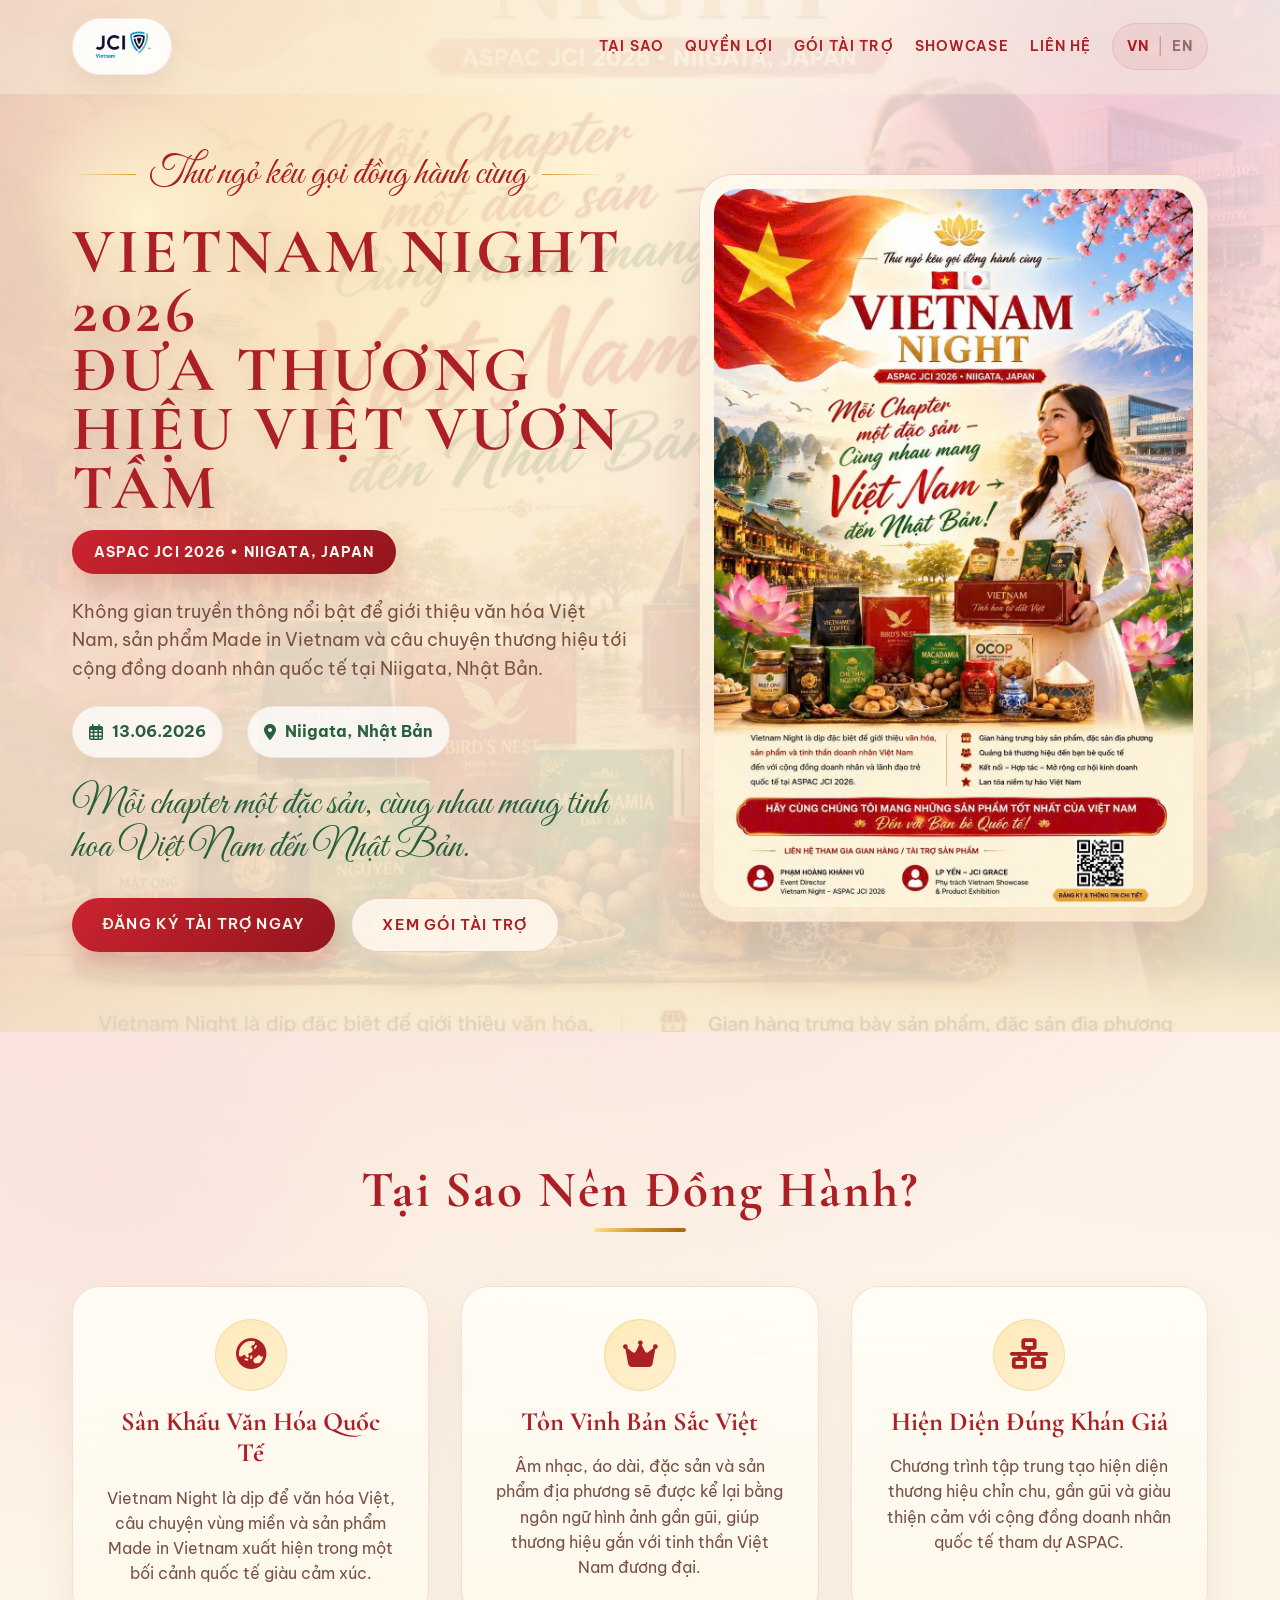
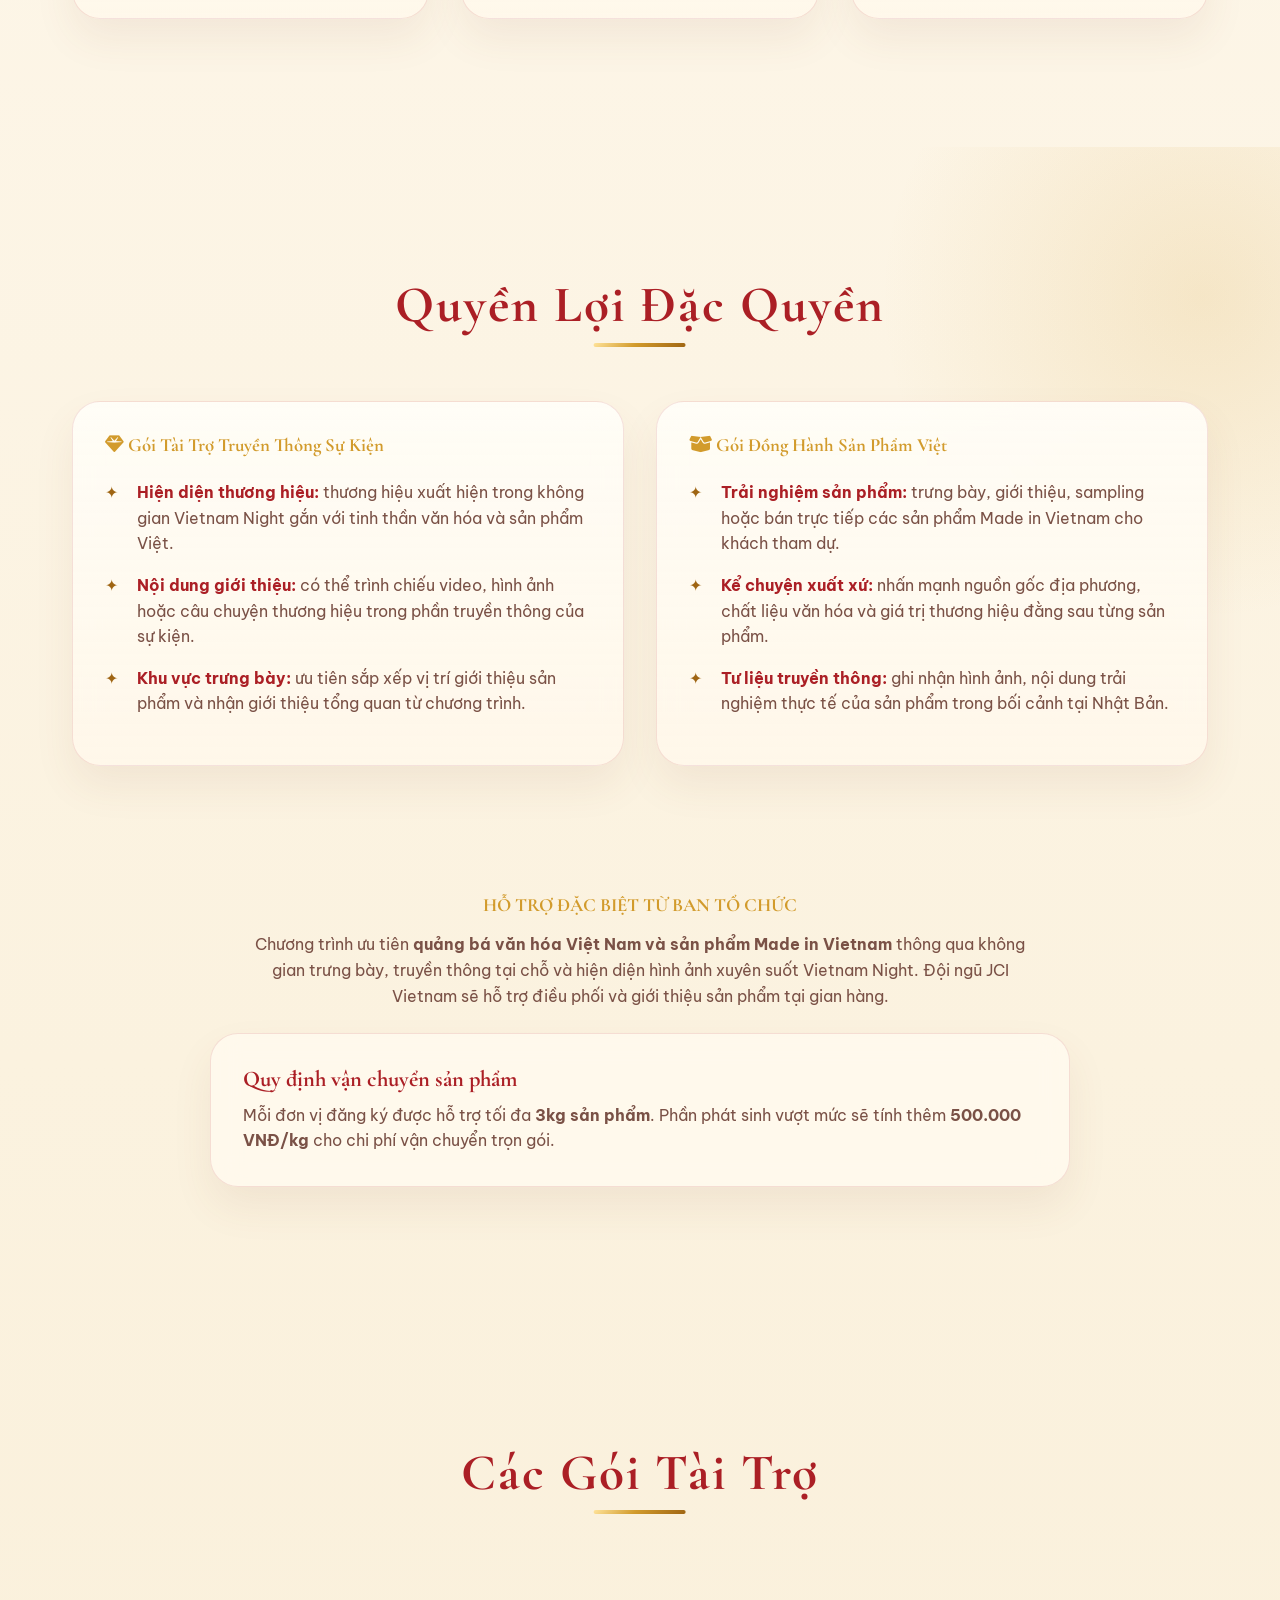
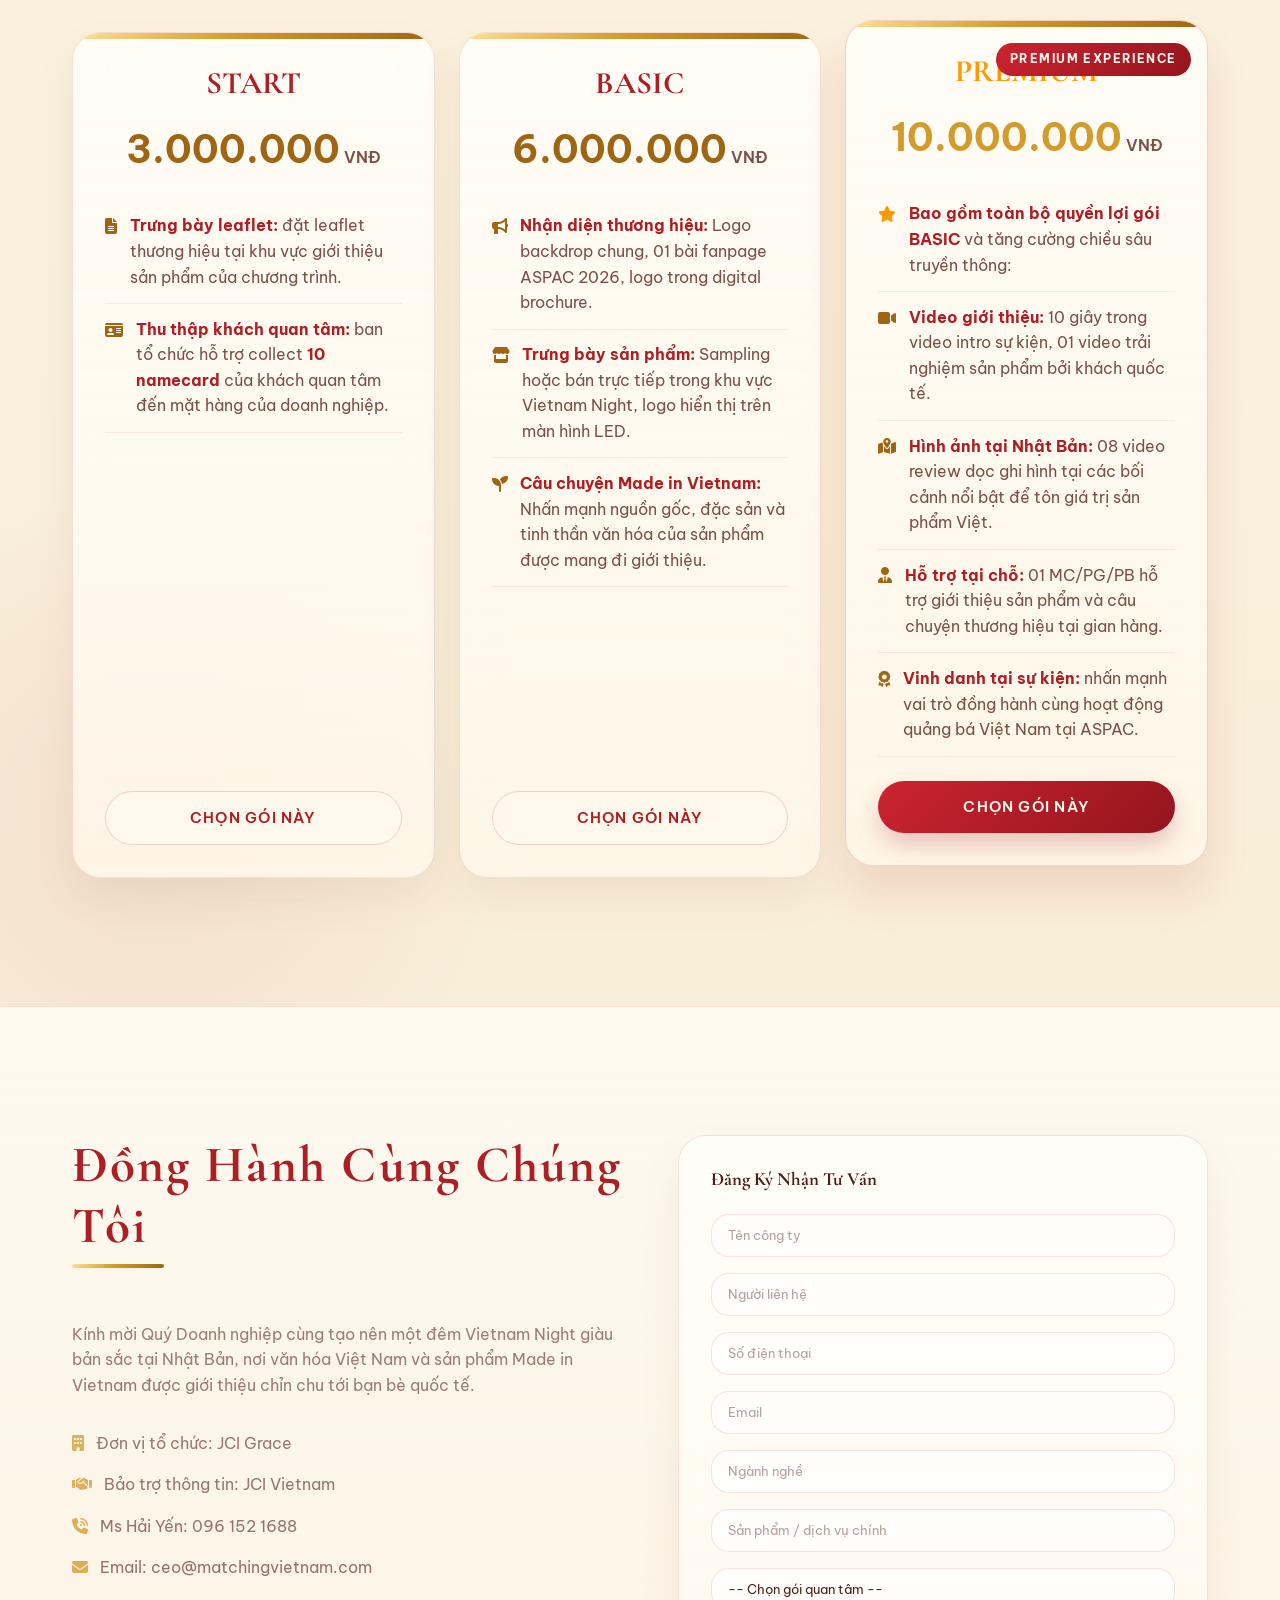
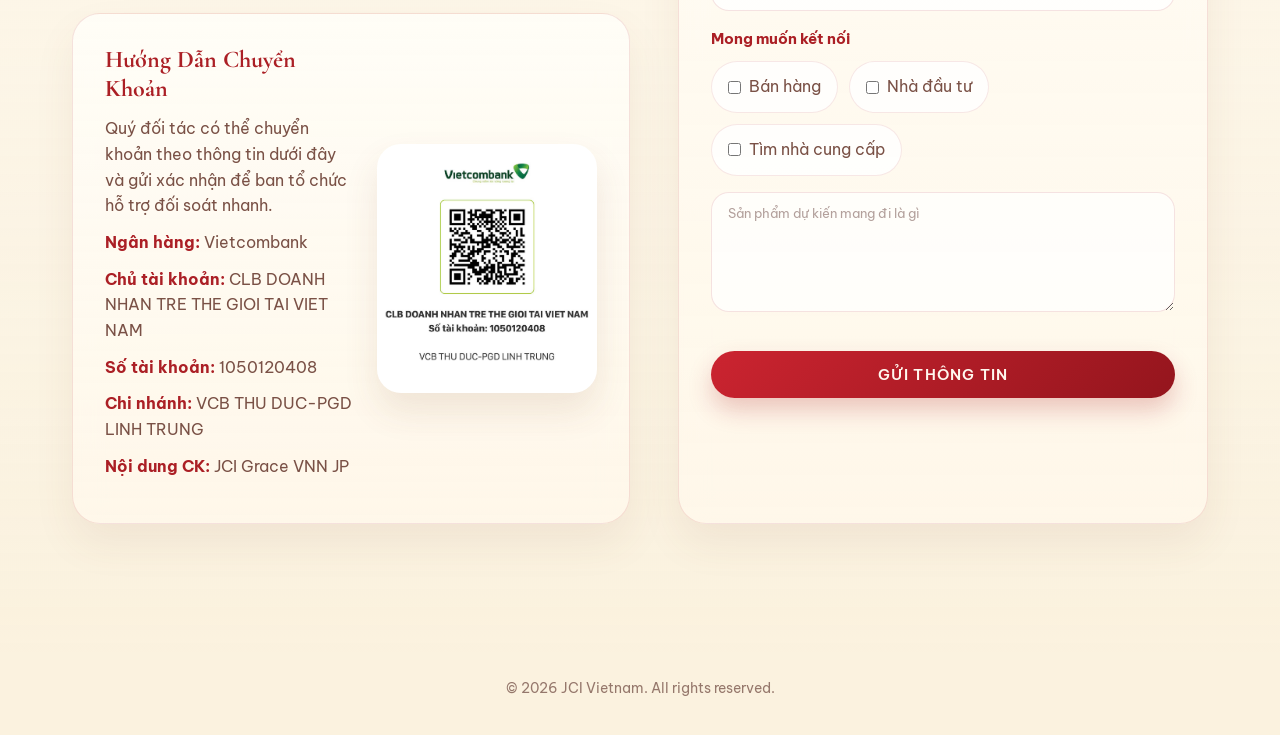
<file: index.html>
<!DOCTYPE html>
<html lang="vi">
<head>
    <meta charset="UTF-8">
    <meta name="viewport" content="width=device-width, initial-scale=1.0">
    <title>Vietnam Night 2026 - JCI ASPAC Niigata</title>
    <meta name="description" id="metaDescription" content="Không gian truyền thông để giới thiệu văn hóa Việt Nam và sản phẩm Made in Vietnam tại Niigata, Nhật Bản.">
    <link rel="canonical" href="https://aspac2026.jci.vn/">
    <meta property="og:locale" content="vi_VN">
    <meta property="og:type" content="website">
    <meta property="og:title" id="ogTitle" content="Vietnam Night 2026 - JCI ASPAC Niigata">
    <meta property="og:description" id="ogDescription" content="Không gian truyền thông để giới thiệu văn hóa Việt Nam và sản phẩm Made in Vietnam tại Niigata, Nhật Bản.">
    <meta property="og:url" content="https://aspac2026.jci.vn/">
    <meta property="og:site_name" content="Vietnam Night 2026">
    <meta property="og:image" content="https://aspac2026.jci.vn/assets/og-thumbnail.jpg">
    <meta property="og:image:secure_url" content="https://aspac2026.jci.vn/assets/og-thumbnail.jpg">
    <meta property="og:image:type" content="image/jpeg">
    <meta property="og:image:width" content="1200">
    <meta property="og:image:height" content="630">
    <meta property="og:image:alt" id="ogImageAlt" content="Vietnam Night 2026 hero background">
    <meta name="twitter:card" content="summary_large_image">
    <meta name="twitter:title" id="twitterTitle" content="Vietnam Night 2026 - JCI ASPAC Niigata">
    <meta name="twitter:description" id="twitterDescription" content="Không gian truyền thông để giới thiệu văn hóa Việt Nam và sản phẩm Made in Vietnam tại Niigata, Nhật Bản.">
    <meta name="twitter:image" content="https://aspac2026.jci.vn/assets/og-thumbnail.jpg">
    
    <!-- Google Fonts -->
    <link rel="preconnect" href="https://fonts.googleapis.com">
    <link rel="preconnect" href="https://fonts.gstatic.com" crossorigin>
    <link href="https://fonts.googleapis.com/css2?family=Be+Vietnam+Pro:wght@300;400;500;600;700&family=Cormorant+Garamond:wght@500;600;700&family=Great+Vibes&display=swap" rel="stylesheet">
    
    <!-- Font Awesome for Icons -->
    <link rel="stylesheet" href="https://cdnjs.cloudflare.com/ajax/libs/font-awesome/6.4.0/css/all.min.css">
    
    <!-- Custom CSS -->
    <link rel="stylesheet" href="css/design-system.css">
    <link rel="stylesheet" href="css/style.css">
</head>
<body>
    <div id="toastNotification" class="toast-notification" aria-live="polite" aria-atomic="true"></div>
    <div class="result-modal" id="resultModal" aria-hidden="true">
        <div class="result-modal-backdrop" id="resultModalBackdrop"></div>
        <div class="result-modal-card" role="dialog" aria-modal="true" aria-labelledby="resultModalTitle">
            <button type="button" class="result-modal-close" id="resultModalClose" aria-label="Close result popup">
                <i class="fas fa-times"></i>
            </button>
            <div class="result-modal-icon" id="resultModalIcon">
                <i class="fas fa-check"></i>
            </div>
            <h3 id="resultModalTitle">Kết quả gửi thông tin</h3>
            <p id="resultModalMessage">Thông tin của bạn đã được gửi thành công.</p>
            <button type="button" class="btn btn-primary" id="resultModalAction">Đóng</button>
        </div>
    </div>
	
	    <!-- Header -->
    <header class="header" id="header">
        <div class="container nav-container">
            <div class="logo">
                <img src="assets/logo.png" alt="JCI Vietnam Logo" class="header-logo">
            </div>
            <nav class="nav-links" id="nav-links">
                <a href="#why-us" id="navWhy">Tại sao</a>
                <a href="#privileges" id="navPrivileges">Quyền lợi</a>
                <a href="#packages" id="navPackages">Gói tài trợ</a>
                <a href="showcase.html" id="navShowcase">Showcase</a>
                <a href="#contact" id="navContact">Liên hệ</a>
                <div class="lang-switcher" id="langSwitcher">
                    <button type="button" class="lang-btn is-active" data-lang="vi">VN</button>
                    <span class="lang-divider">|</span>
                    <button type="button" class="lang-btn" data-lang="en">EN</button>
                </div>
            </nav>
            <button class="mobile-menu-btn" id="mobileMenuBtn">
                <i class="fas fa-bars"></i>
            </button>
        </div>
    </header>

    <!-- Hero Section -->
    <section class="hero" id="home">
        <div class="container hero-shell animate-fade-in">
            <div class="hero-copy">
                <div class="hero-kicker" id="heroKicker">Thư ngỏ kêu gọi đồng hành cùng</div>
                <h1 class="hero-title" id="heroTitle">VIETNAM NIGHT 2026<br>ĐƯA THƯƠNG HIỆU VIỆT VƯƠN TẦM</h1>
                <div class="hero-ribbon" id="heroRibbon">ASPAC JCI 2026 • NIIGATA, JAPAN</div>
                <p class="hero-subtitle" id="heroSubtitle">Không gian truyền thông nổi bật để giới thiệu văn hóa Việt Nam, sản phẩm Made in Vietnam và câu chuyện thương hiệu tới cộng đồng doanh nhân quốc tế tại Niigata, Nhật Bản.</p>
                
                <div class="hero-meta">
                    <span><i class="far fa-calendar-alt"></i> 13.06.2026</span>
                    <span id="heroLocation"><i class="fas fa-map-marker-alt"></i> Niigata, Nhật Bản</span>
                </div>

                <div class="hero-highlight" id="heroHighlight">
                    Mỗi chapter một đặc sản, cùng nhau mang tinh hoa Việt Nam đến Nhật Bản.
                </div>

                <div class="hero-actions">
                    <a href="#contact" class="btn btn-primary" id="heroCta">ĐĂNG KÝ TÀI TRỢ NGAY</a>
                    <a href="#packages" class="btn btn-outline" id="heroSecondaryCta">XEM GÓI TÀI TRỢ</a>
                </div>
            </div>

            <div class="hero-visual">
                <div class="hero-poster-frame">
                    <img src="keyvisual.jpg" alt="Vietnam Night 2026 key visual background" class="hero-poster">
                </div>
            </div>
        </div>
    </section>

    <!-- Why Us Section -->
    <section class="section why-us" id="why-us">
        <div class="container">
            <h2 class="section-title" id="whyTitle">Tại Sao Nên Đồng Hành?</h2>
            <div class="grid-3">
                <div class="glass-card">
                    <div class="why-icon"><i class="fas fa-globe-asia"></i></div>
                    <h3 id="whyCard1Title">Sân Khấu Văn Hóa Quốc Tế</h3>
                    <p id="whyCard1Body">Vietnam Night là dịp để văn hóa Việt, câu chuyện vùng miền và sản phẩm Made in Vietnam xuất hiện trong một bối cảnh quốc tế giàu cảm xúc.</p>
                </div>
                <div class="glass-card">
                    <div class="why-icon"><i class="fas fa-crown"></i></div>
                    <h3 id="whyCard2Title">Tôn Vinh Bản Sắc Việt</h3>
                    <p id="whyCard2Body">Âm nhạc, áo dài, đặc sản và sản phẩm địa phương sẽ được kể lại bằng ngôn ngữ hình ảnh gần gũi, giúp thương hiệu gắn với tinh thần Việt Nam đương đại.</p>
                </div>
                <div class="glass-card">
                    <div class="why-icon"><i class="fas fa-network-wired"></i></div>
                    <h3 id="whyCard3Title">Hiện Diện Đúng Khán Giả</h3>
                    <p id="whyCard3Body">Chương trình tập trung tạo hiện diện thương hiệu chỉn chu, gần gũi và giàu thiện cảm với cộng đồng doanh nhân quốc tế tham dự ASPAC.</p>
                </div>
            </div>
        </div>
    </section>

    <!-- Privileges Section -->
    <section class="section privileges" id="privileges">
        <div class="container">
            <h2 class="section-title" id="privilegesTitle">Quyền Lợi Đặc Quyền</h2>
            <div class="privileges-grid">
                <div class="glass-card">
                    <h3 class="text-gold" style="margin-bottom: 1.5rem;" id="privilegeCard1Title"><i class="fas fa-gem"></i> Gói Tài Trợ Truyền Thông Sự Kiện</h3>
                    <ul class="privilege-list">
                        <li id="privilegeCard1Item1"><strong>Hiện diện thương hiệu:</strong> thương hiệu xuất hiện trong không gian Vietnam Night gắn với tinh thần văn hóa và sản phẩm Việt.</li>
                        <li id="privilegeCard1Item2"><strong>Nội dung giới thiệu:</strong> có thể trình chiếu video, hình ảnh hoặc câu chuyện thương hiệu trong phần truyền thông của sự kiện.</li>
                        <li id="privilegeCard1Item3"><strong>Khu vực trưng bày:</strong> ưu tiên sắp xếp vị trí giới thiệu sản phẩm và nhận giới thiệu tổng quan từ chương trình.</li>
                    </ul>
                </div>
                <div class="glass-card">
                    <h3 class="text-gold" style="margin-bottom: 1.5rem;" id="privilegeCard2Title"><i class="fas fa-box-open"></i> Gói Đồng Hành Sản Phẩm Việt</h3>
                    <ul class="privilege-list">
                        <li id="privilegeCard2Item1"><strong>Trải nghiệm sản phẩm:</strong> trưng bày, giới thiệu, sampling hoặc bán trực tiếp các sản phẩm Made in Vietnam cho khách tham dự.</li>
                        <li id="privilegeCard2Item2"><strong>Kể chuyện xuất xứ:</strong> nhấn mạnh nguồn gốc địa phương, chất liệu văn hóa và giá trị thương hiệu đằng sau từng sản phẩm.</li>
                        <li id="privilegeCard2Item3"><strong>Tư liệu truyền thông:</strong> ghi nhận hình ảnh, nội dung trải nghiệm thực tế của sản phẩm trong bối cảnh tại Nhật Bản.</li>
                    </ul>
                </div>
            </div>
        </div>
    </section>

    <!-- Support Section (Small text area) -->
    <section class="section" style="padding-top: 0;">
        <div class="container text-center">
            <h3 class="text-gold" style="margin-bottom: 1rem;" id="supportTitle">HỖ TRỢ ĐẶC BIỆT TỪ BAN TỔ CHỨC</h3>
            <p style="color: var(--color-text-secondary); max-width: 800px; margin: 0 auto;" id="supportBody">
                Chương trình ưu tiên <strong>quảng bá văn hóa Việt Nam và sản phẩm Made in Vietnam</strong> thông qua không gian trưng bày, truyền thông tại chỗ và hiện diện hình ảnh xuyên suốt Vietnam Night. Đội ngũ JCI Vietnam sẽ hỗ trợ điều phối và giới thiệu sản phẩm tại gian hàng.
            </p>
            <div class="shipping-note glass-card" id="shippingNote">
                <h4 id="shippingNoteTitle">Quy định vận chuyển sản phẩm</h4>
                <p id="shippingNoteBody">Mỗi đơn vị đăng ký được hỗ trợ tối đa <strong>3kg sản phẩm</strong>. Phần phát sinh vượt mức sẽ tính thêm <strong>500.000 VNĐ/kg</strong> cho chi phí vận chuyển trọn gói.</p>
            </div>
        </div>
    </section>

    <!-- Sponsorship Packages Section -->
    <section class="section" id="packages">
        <div class="container">
            <h2 class="section-title" id="packagesTitle">Các Gói Tài Trợ</h2>
            <div class="packages-container" style="max-width: 1180px; margin-inline: auto;">

                <!-- Gói START -->
                <div class="glass-card package-card">
                    <h3 class="package-name">START</h3>
                    <div class="package-price">3.000.000<span> VNĐ</span></div>
                    <ul class="package-features">
                        <li id="startFeature1"><i class="fas fa-file-lines"></i> <span><strong>Trưng bày leaflet:</strong> đặt leaflet thương hiệu tại khu vực giới thiệu sản phẩm của chương trình.</span></li>
                        <li id="startFeature2"><i class="fas fa-id-card"></i> <span><strong>Thu thập khách quan tâm:</strong> ban tổ chức hỗ trợ collect <strong>10 namecard</strong> của khách quan tâm đến mặt hàng của doanh nghiệp.</span></li>
                    </ul>
                    <a href="#contact" class="btn btn-outline" id="startCta">Chọn Gói Này</a>
                </div>
                
                <!-- Gói BASIC -->
                <div class="glass-card package-card">
                    <h3 class="package-name">BASIC</h3>
                    <div class="package-price">6.000.000<span> VNĐ</span></div>
                    <ul class="package-features">
                        <li id="basicFeature1"><i class="fas fa-bullhorn"></i> <span><strong>Nhận diện thương hiệu:</strong> Logo backdrop chung, 01 bài fanpage ASPAC 2026, logo trong digital brochure.</span></li>
                        <li id="basicFeature2"><i class="fas fa-store"></i> <span><strong>Trưng bày sản phẩm:</strong> Sampling hoặc bán trực tiếp trong khu vực Vietnam Night, logo hiển thị trên màn hình LED.</span></li>
                        <li id="basicFeature3"><i class="fas fa-seedling"></i> <span><strong>Câu chuyện Made in Vietnam:</strong> Nhấn mạnh nguồn gốc, đặc sản và tinh thần văn hóa của sản phẩm được mang đi giới thiệu.</span></li>
                    </ul>
                    <a href="#contact" class="btn btn-outline" id="basicCta">Chọn Gói Này</a>
                </div>

                <!-- Gói PREMIUM -->
                <div class="glass-card package-card featured">
                    <div class="featured-badge" style="right: -45px;" id="featuredBadge">PREMIUM EXPERIENCE</div>
                    <h3 class="package-name" style="color: #ff9900;">PREMIUM</h3>
                    <div class="package-price" style="color: var(--color-gold-main);">10.000.000<span> VNĐ</span></div>
                    <ul class="package-features">
                        <li id="mediumFeature1"><i class="fas fa-star" style="color: #ff9900;"></i> <span><strong>Bao gồm toàn bộ quyền lợi gói BASIC</strong> và tăng cường chiều sâu truyền thông:</span></li>
                        <li id="mediumFeature2"><i class="fas fa-video"></i> <span><strong>Video giới thiệu:</strong> 10 giây trong video intro sự kiện, 01 video trải nghiệm sản phẩm bởi khách quốc tế.</span></li>
                        <li id="mediumFeature3"><i class="fas fa-map-marked-alt"></i> <span><strong>Hình ảnh tại Nhật Bản:</strong> 08 video review dọc ghi hình tại các bối cảnh nổi bật để tôn giá trị sản phẩm Việt.</span></li>
                        <li id="mediumFeature4"><i class="fas fa-user-tie"></i> <span><strong>Hỗ trợ tại chỗ:</strong> 01 MC/PG/PB hỗ trợ giới thiệu sản phẩm và câu chuyện thương hiệu tại gian hàng.</span></li>
                        <li id="mediumFeature5"><i class="fas fa-award"></i> <span><strong>Vinh danh tại sự kiện:</strong> nhấn mạnh vai trò đồng hành cùng hoạt động quảng bá Việt Nam tại ASPAC.</span></li>
                    </ul>
                    <a href="#contact" class="btn btn-primary" id="mediumCta">Chọn Gói Này</a>
                </div>

            </div>
        </div>
    </section>

    <!-- Contact Section -->
    <section class="section contact-section" id="contact">
        <div class="container contact-grid">
            <div class="contact-info">
                <h2 class="section-title" style="text-align: left; left: 0; transform: none;" id="contactTitle">Đồng Hành Cùng Chúng Tôi</h2>
                <style> .contact-info .section-title::after { left: 0; transform: none; } </style>
                <p id="contactBody">Kính mời Quý Doanh nghiệp cùng tạo nên một đêm Vietnam Night giàu bản sắc tại Nhật Bản, nơi văn hóa Việt Nam và sản phẩm Made in Vietnam được giới thiệu chỉn chu tới bạn bè quốc tế.</p>
                <div style="margin-top: 2rem;">
                    <p id="contactOrg"><i class="fas fa-building text-gold"></i> Đơn vị tổ chức: JCI Grace</p>
                    <p id="contactSponsor"><i class="fas fa-handshake text-gold"></i> Bảo trợ thông tin: JCI Vietnam</p>
                    <p id="contactMsYen"><i class="fas fa-phone-volume text-gold"></i> Ms Hải Yến: 096 152 1688</p>
                    <p id="contactEmail"><i class="fas fa-envelope text-gold"></i> Email: ceo@matchingvietnam.com</p>
                </div>
                <div class="transfer-card glass-card" id="transferCard">
                    <div class="transfer-copy">
                        <h3 id="transferTitle">Hướng Dẫn Chuyển Khoản</h3>
                        <p id="transferBody">Quý đối tác có thể chuyển khoản theo thông tin dưới đây và gửi xác nhận để ban tổ chức hỗ trợ đối soát nhanh.</p>
                        <p id="transferBank"><strong>Ngân hàng:</strong> Vietcombank</p>
                        <p id="transferAccountName"><strong>Chủ tài khoản:</strong> CLB DOANH NHAN TRE THE GIOI TAI VIET NAM</p>
                        <p id="transferAccountNumber"><strong>Số tài khoản:</strong> 1050120408</p>
                        <p id="transferBranch"><strong>Chi nhánh:</strong> VCB THU DUC-PGD LINH TRUNG</p>
                        <p id="transferMemo"><strong>Nội dung CK:</strong> JCI Grace VNN JP</p>
                    </div>
                    <div class="transfer-qr">
                        <img src="qr.jpg" alt="QR chuyển khoản Vietcombank" id="transferQrImage">
                    </div>
                </div>
            </div>
            
            <div class="glass-card">
                <h3 style="margin-bottom: 1.5rem;" id="formTitle">Đăng Ký Nhận Tư Vấn</h3>
                <form id="leadForm">
                    <div class="form-group">
                        <input type="text" id="company" class="form-control" placeholder="Tên công ty" required>
                    </div>
                    <div class="form-group">
                        <input type="text" id="name" class="form-control" placeholder="Người liên hệ" required>
                    </div>
                    <div class="form-group">
                        <input type="tel" id="phone" class="form-control" placeholder="Số điện thoại" required>
                    </div>
                    <div class="form-group">
                        <input type="email" id="email" class="form-control" placeholder="Email">
                    </div>
                    <div class="form-group">
                        <input type="text" id="industry" class="form-control" placeholder="Ngành nghề">
                    </div>
                    <div class="form-group">
                        <input type="text" id="product" class="form-control" placeholder="Sản phẩm / dịch vụ chính">
                    </div>
                    <div class="form-group">
                        <select id="package" class="form-control" style="appearance: none; background-image: url('data:image/svg+xml;utf8,<svg fill=\"white\" height=\"24\" viewBox=\"0 0 24 24\" width=\"24\" xmlns=\"http://www.w3.org/2000/svg\"><path d=\"M7 10l5 5 5-5z\"/></svg>'); background-repeat: no-repeat; background-position-x: 95%; background-position-y: 50%;">
                            <option value="none" id="packageOptionNone" style="color: black;">-- Chọn gói quan tâm --</option>
                            <option value="start" id="packageOptionStart" style="color: black;">Gói Start (3.000.000 VNĐ)</option>
                            <option value="basic" id="packageOptionBasic" style="color: black;">Gói Basic (6.000.000 VNĐ)</option>
                            <option value="premium" id="packageOptionMedium" style="color: black;">Gói Premium (10.000.000 VNĐ)</option>
                        </select>
                    </div>
                    <div class="form-group">
                        <label class="form-label" id="connectionGoalsLabel">Mong muốn kết nối</label>
                        <div class="checkbox-group" id="connectionGoalsGroup">
                            <label class="checkbox-pill"><input type="checkbox" name="connectionGoals" value="Bán hàng"> <span id="connectionGoalSales">Bán hàng</span></label>
                            <label class="checkbox-pill"><input type="checkbox" name="connectionGoals" value="Nhà đầu tư"> <span id="connectionGoalInvestor">Nhà đầu tư</span></label>
                            <label class="checkbox-pill"><input type="checkbox" name="connectionGoals" value="Tìm nhà cung cấp"> <span id="connectionGoalSupplier">Tìm nhà cung cấp</span></label>
                        </div>
                    </div>
                    <div class="form-group">
                        <textarea id="plannedProducts" class="form-control form-textarea" placeholder="Sản phẩm dự kiến mang đi là gì"></textarea>
                    </div>
                    <button type="submit" class="btn btn-primary" style="width: 100%; margin-top: 1rem;" id="submitBtn">GỬI THÔNG TIN</button>
                    
                    <div id="formMessage" class="form-message"></div>
                </form>
            </div>
        </div>
    </section>

    <!-- Footer -->
    <footer class="footer" style="background: var(--color-bg-primary);">
        <div class="container">
            <p id="footerText">&copy; 2026 JCI Vietnam. All rights reserved.</p>
        </div>
    </footer>

    <!-- Scripts -->
    <script src="js/main.js"></script>
</body>
</html>
</file>
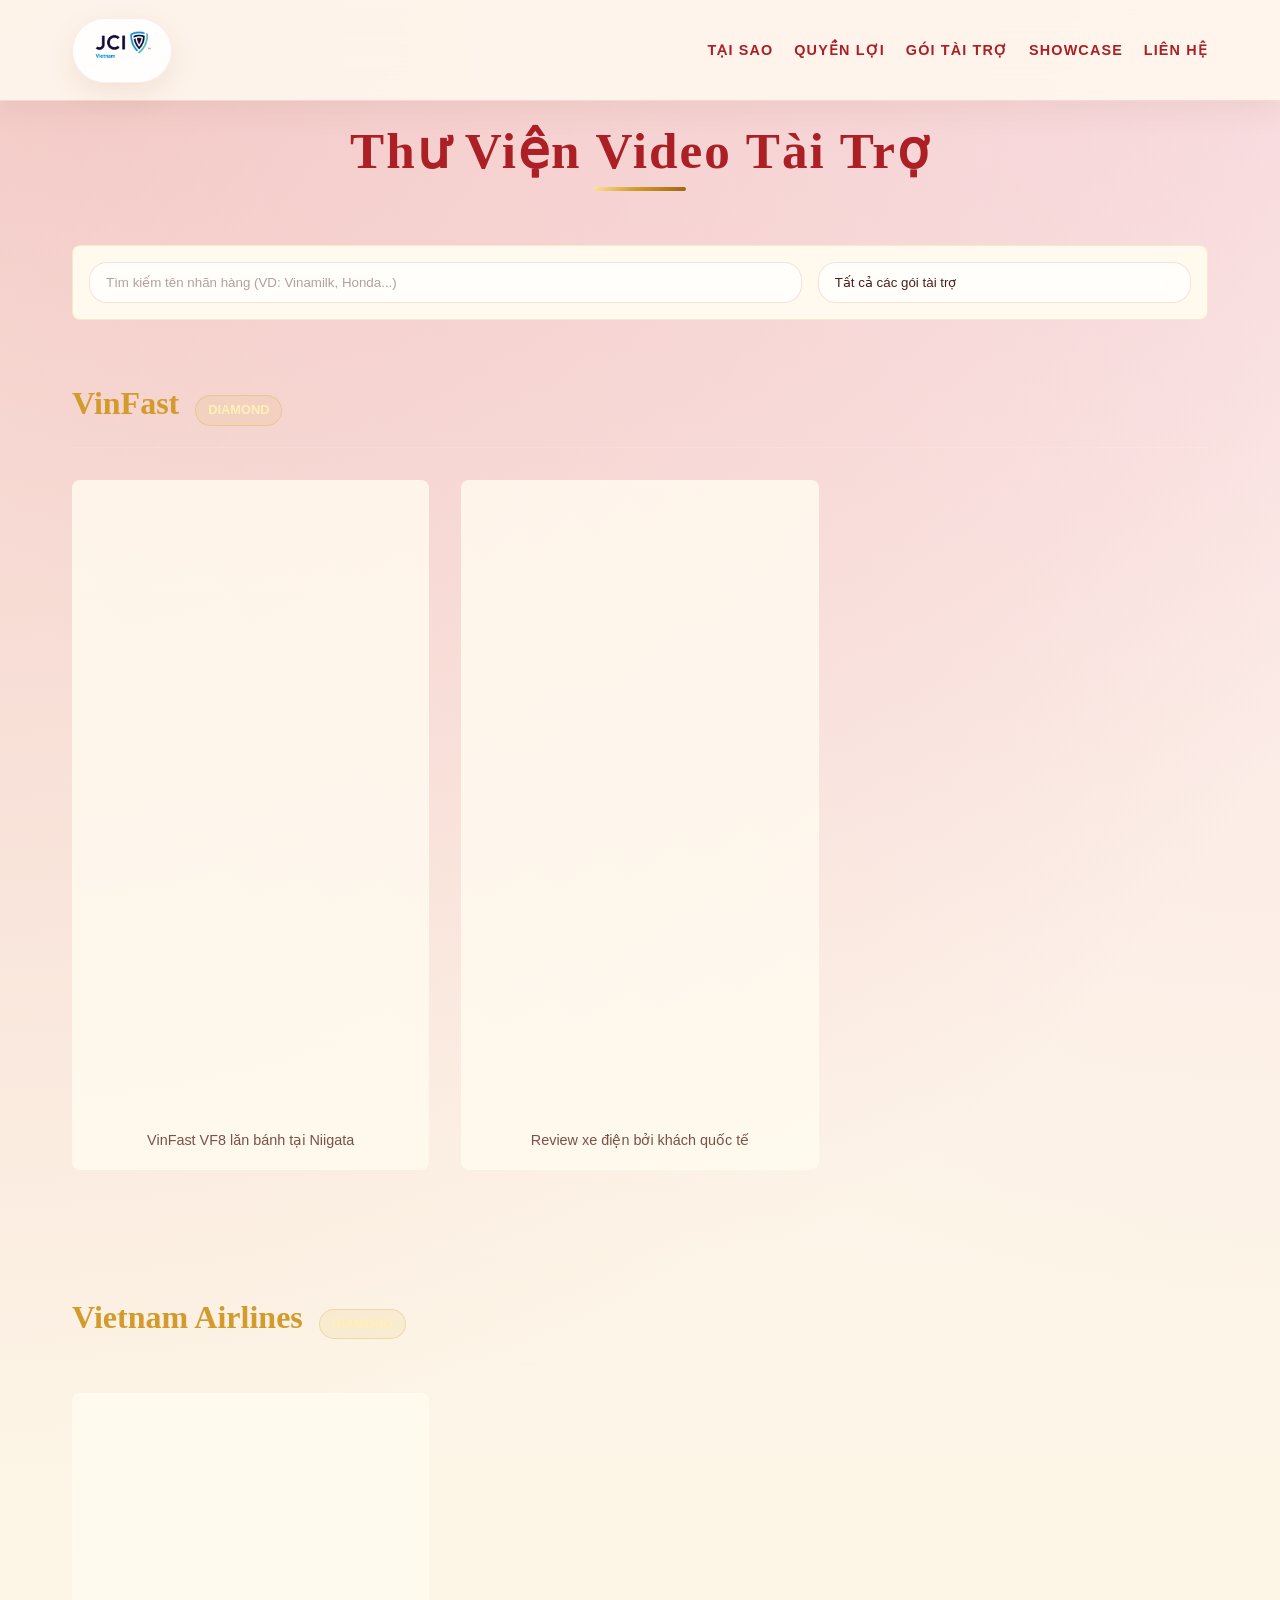
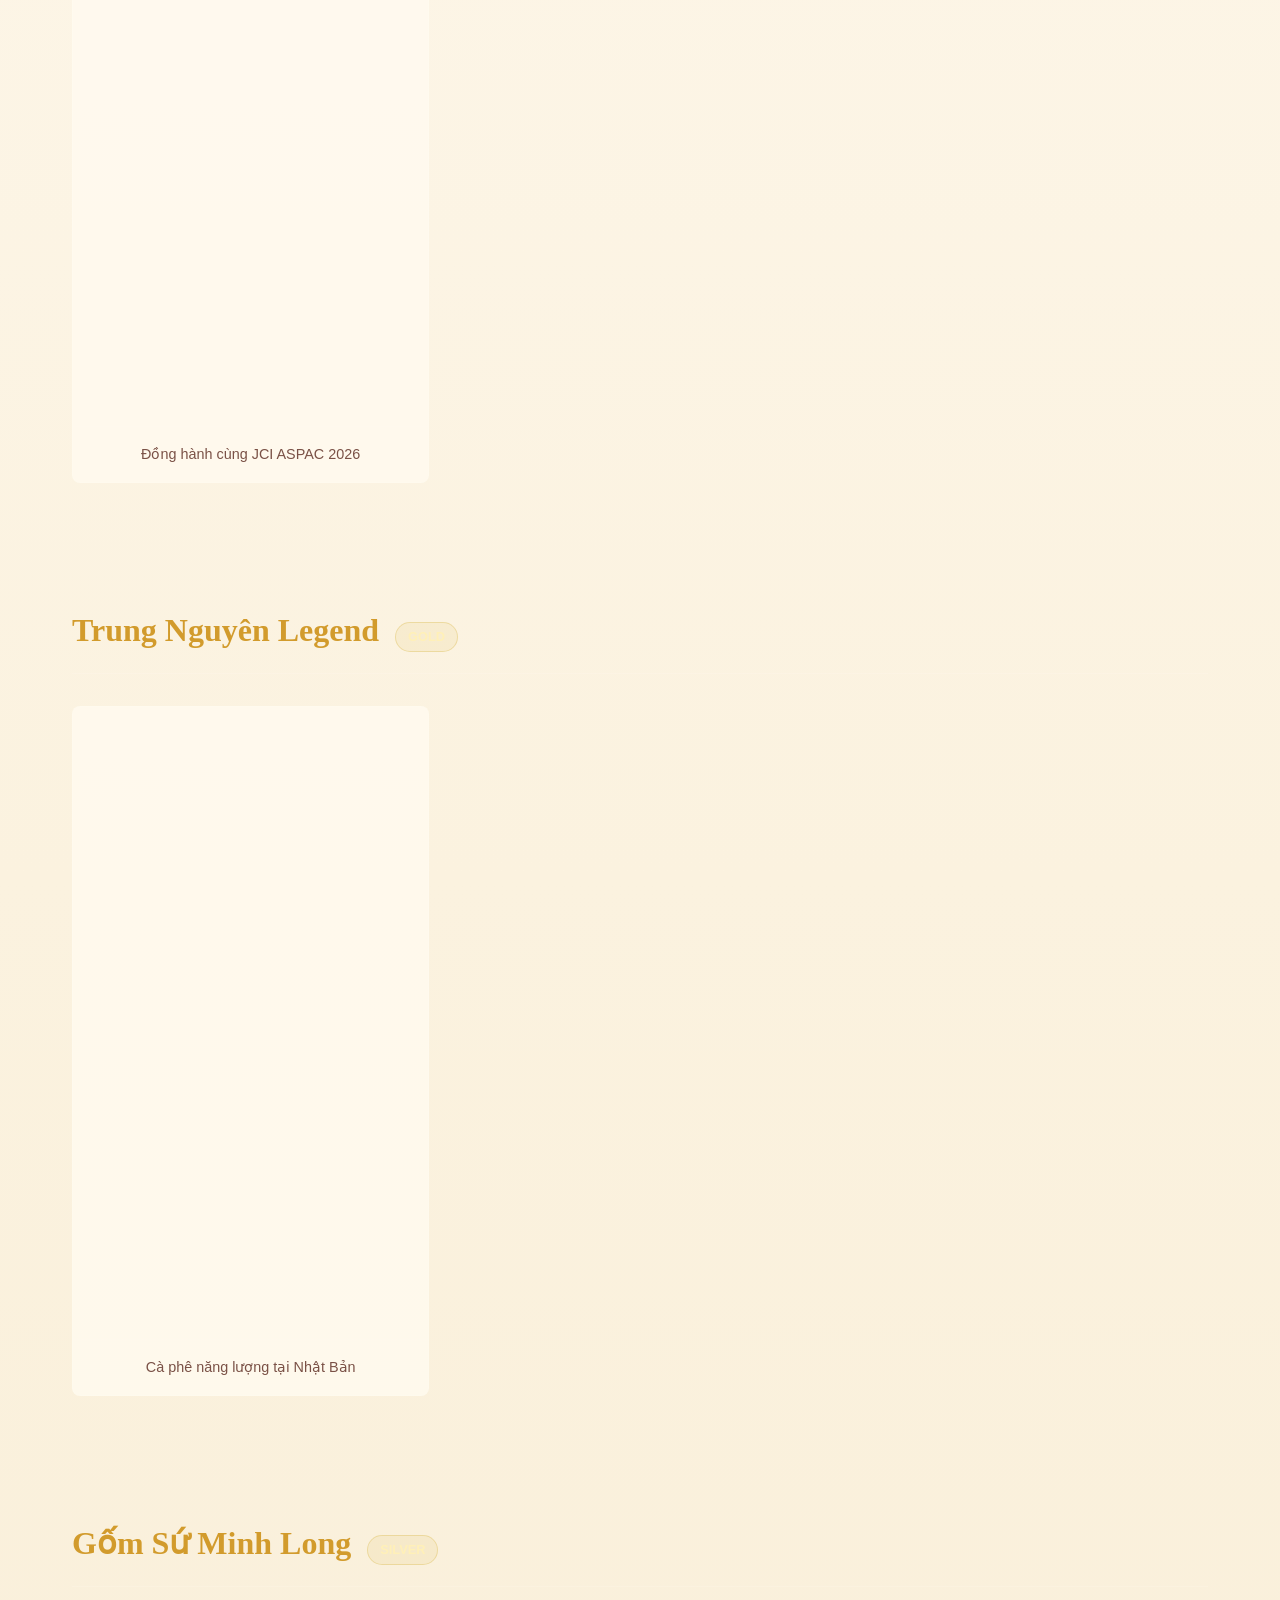
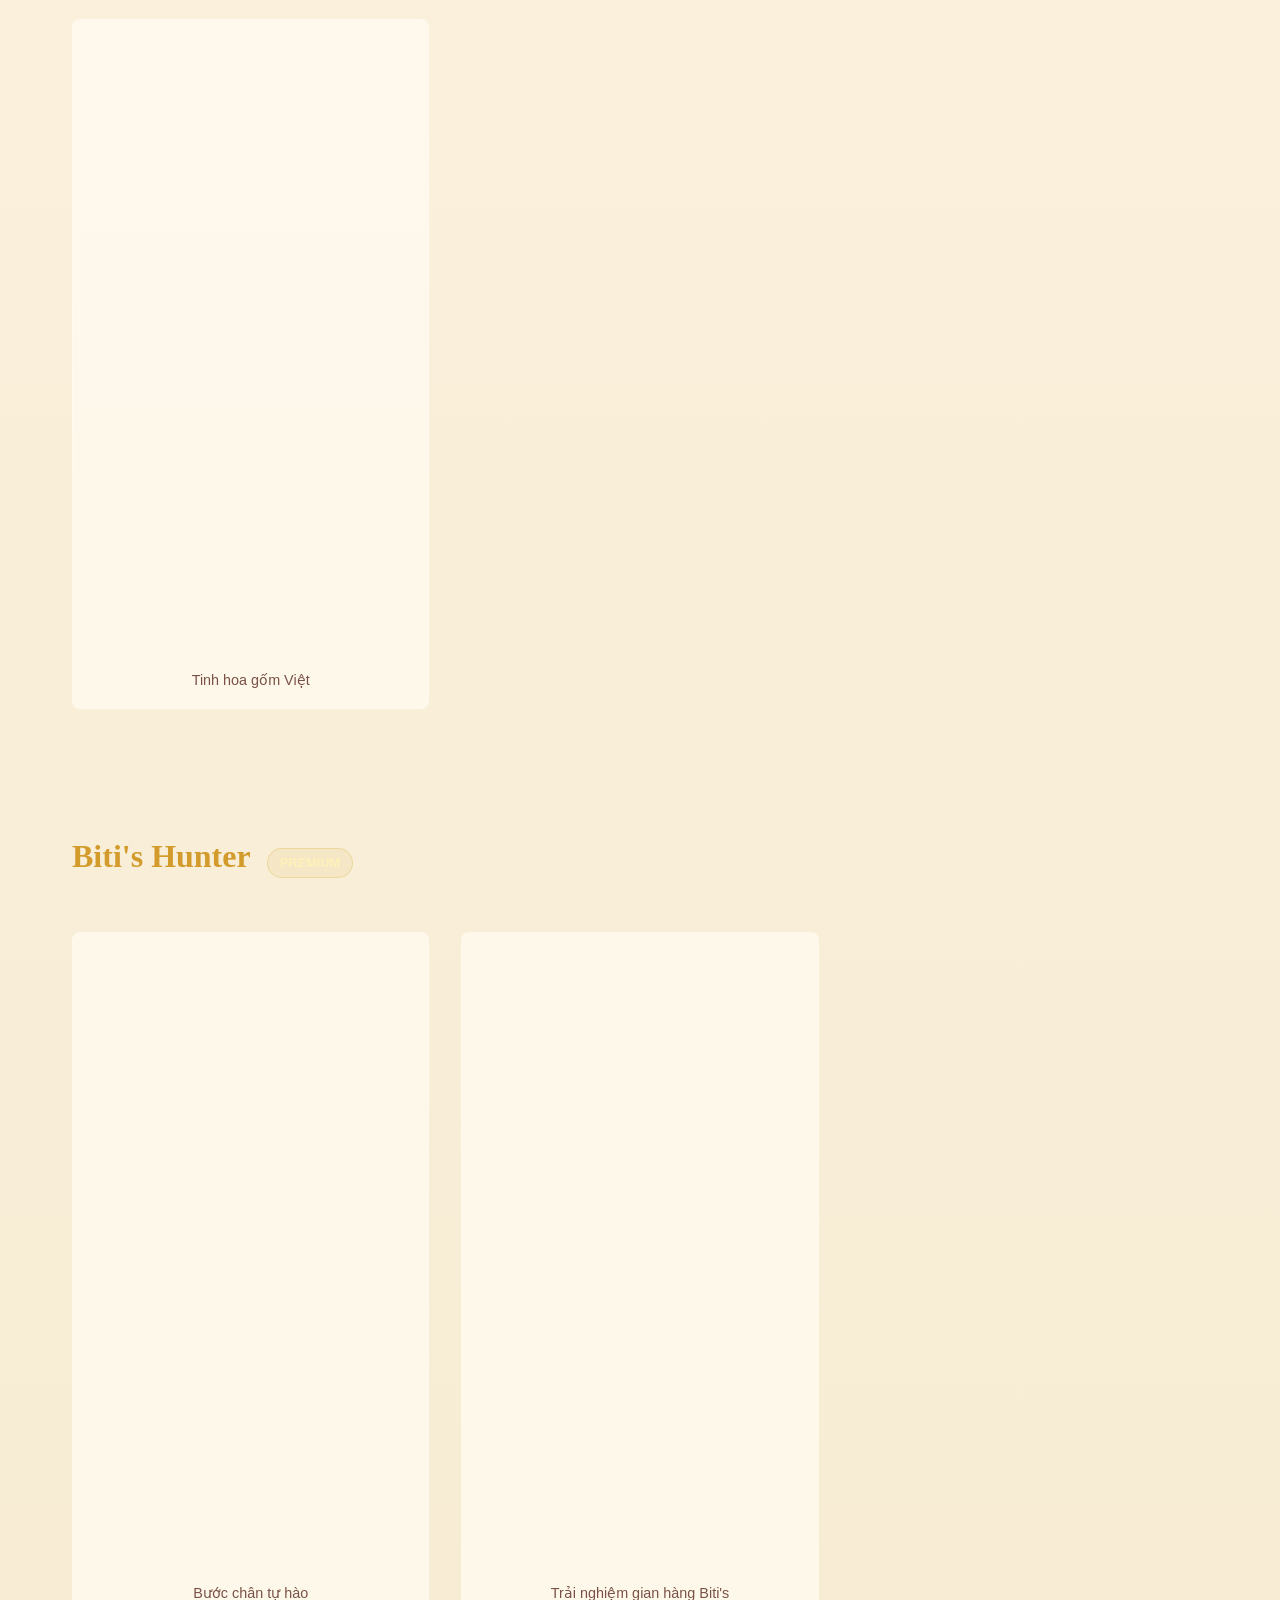
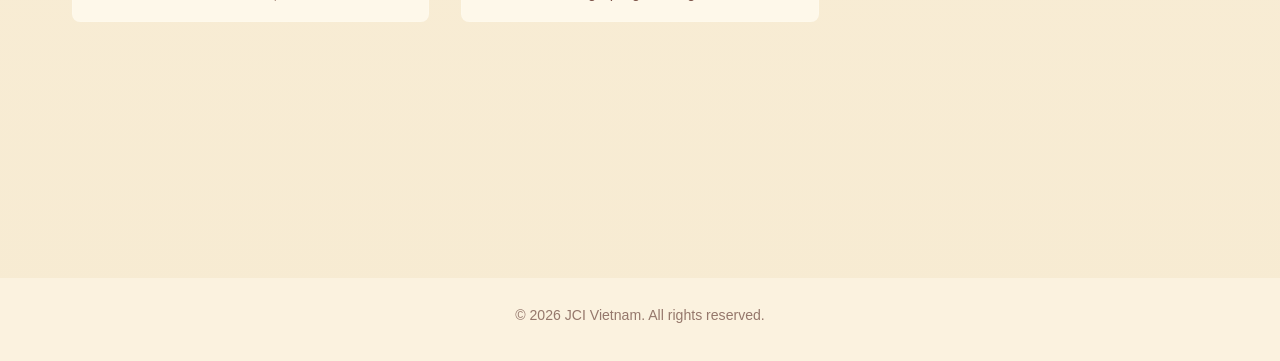
<file: showcase.html>
<!DOCTYPE html>
<html lang="vi">
<head>
    <meta charset="UTF-8">
    <meta name="viewport" content="width=device-width, initial-scale=1.0">
    <title>Showcase - Vietnam Night 2026</title>
    
    <!-- Google Fonts -->
    <link rel="preconnect" href="https://fonts.googleapis.com">
    <link rel="preconnect" href="https://fonts.gstatic.com" crossorigin>
    <link href="https://fonts.googleapis.com/css2?family=Playfair+Display:wght@400;600;700&family=Inter:wght@300;400;500;600&display=swap" rel="stylesheet">
    
    <!-- Font Awesome for Icons -->
    <link rel="stylesheet" href="https://cdnjs.cloudflare.com/ajax/libs/font-awesome/6.4.0/css/all.min.css">
    
    <!-- Custom CSS -->
    <link rel="stylesheet" href="css/design-system.css">
    <link rel="stylesheet" href="css/style.css">
    <link rel="stylesheet" href="css/showcase.css">
</head>
<body>

    <!-- Header (Always scrolled state for inner pages) -->
    <header class="header scrolled" id="header">
        <div class="container nav-container">
            <div class="logo">
                <a href="index.html"><img src="assets/logo.png" alt="JCI Vietnam Logo" class="header-logo"></a>
            </div>
            <nav class="nav-links">
                <a href="index.html#why-us">Tại sao</a>
                <a href="index.html#privileges">Quyền lợi</a>
                <a href="index.html#packages">Gói tài trợ</a>
                <a href="showcase.html" class="text-gold">Showcase</a>
                <a href="index.html#contact">Liên hệ</a>
            </nav>
        </div>
    </header>

    <!-- Main Content -->
    <section class="section" style="padding-top: 120px; min-height: 80vh;">
        <div class="container">
            <h1 class="section-title">Thư Viện Video Tài Trợ</h1>
            
            <!-- Filter Bar -->
            <div class="filter-bar">
                <input type="text" id="searchInput" class="form-control" placeholder="Tìm kiếm tên nhãn hàng (VD: Vinamilk, Honda...)">
                <select id="packageFilter" class="form-control">
                    <option value="all">Tất cả các gói tài trợ</option>
                    <option value="Diamond">Gói Kim Cương</option>
                    <option value="Gold">Gói Vàng</option>
                    <option value="Silver">Gói Bạc</option>
                    <option value="Premium">Gói Premium</option>
                </select>
            </div>

            <!-- Video Grid Container -->
            <div id="showcaseContainer">
                <!-- Javascript will render content here -->
            </div>
        </div>
    </section>

    <!-- Footer -->
    <footer class="footer" style="background: var(--color-bg-primary);">
        <div class="container">
            <p>&copy; 2026 JCI Vietnam. All rights reserved.</p>
        </div>
    </footer>

    <!-- Scripts -->
    <script src="js/showcase.js"></script>
</body>
</html>
</file>
<file: css/design-system.css>
/* ==========================================================================
   Design System - Vietnam Night 2026 UI Kit
   ========================================================================== */

/* --- Variables (Design Tokens) --- */
:root {
  /* Colors */
  --color-bg-primary: #fbf2df;
  --color-bg-secondary: #fff9ee;
  --color-bg-glass: rgba(255, 251, 240, 0.82);
  
  --color-text-primary: #4b1f18;
  --color-text-secondary: #7a5146;
  
  --color-gold-light: #fff0b8;
  --color-gold-main: #d29b2c;
  --color-gold-dark: #9f6513;
  --color-gold-glow: rgba(210, 155, 44, 0.28);
  
  --color-red-accent: #ab1f25;
  --color-green-accent: #285f3d;
  --color-blush-accent: #f5c9d7;
  
  /* Gradients */
  --gradient-gold: linear-gradient(135deg, #ffe39a 0%, #d29b2c 45%, #9f6513 100%);
  --gradient-gold-text: linear-gradient(180deg, #ffeab3 0%, #d59d2d 60%, #9f6513 100%);
  --gradient-red: linear-gradient(135deg, #cb2430 0%, #94151d 100%);
  --gradient-hero-overlay: radial-gradient(circle at 30% 22%, rgba(255, 245, 220, 0.96) 0%, rgba(255, 241, 206, 0.78) 22%, rgba(249, 232, 201, 0.32) 42%, rgba(171, 31, 37, 0.18) 100%);
  
  /* Typography */
  --font-heading: 'Cormorant Garamond', serif;
  --font-body: 'Be Vietnam Pro', sans-serif;
  --font-script: 'Great Vibes', cursive;
  
  /* Spacing */
  --spacing-xs: 0.5rem;
  --spacing-sm: 1rem;
  --spacing-md: 2rem;
  --spacing-lg: 4rem;
  --spacing-xl: 8rem;
  
  /* Border Radius */
  --radius-sm: 4px;
  --radius-md: 8px;
  --radius-lg: 16px;
  
  /* Transitions */
  --transition-fast: 0.2s ease;
  --transition-normal: 0.3s ease;
}

/* --- Base Reset & Typography --- */
* {
  margin: 0;
  padding: 0;
  box-sizing: border-box;
}

body {
  font-family: var(--font-body);
  background:
    radial-gradient(circle at top left, rgba(203, 36, 48, 0.22), transparent 28%),
    radial-gradient(circle at top right, rgba(245, 201, 215, 0.55), transparent 26%),
    linear-gradient(180deg, #fffaf2 0%, #fbf2df 48%, #f7ebd2 100%);
  color: var(--color-text-primary);
  line-height: 1.6;
  -webkit-font-smoothing: antialiased;
  min-height: 100vh;
}

h1, h2, h3, h4, h5, h6 {
  font-family: var(--font-heading);
  font-weight: 700;
  line-height: 1.2;
  margin-bottom: var(--spacing-sm);
}

a {
  text-decoration: none;
  color: inherit;
}

/* --- UI Kit Components --- */

/* Text Utilities */
.text-gold {
  color: var(--color-gold-main);
}

.text-gradient-gold {
  background: var(--gradient-gold-text);
  -webkit-background-clip: text;
  -webkit-text-fill-color: transparent;
  background-clip: text;
  display: inline-block;
}

.text-center {
  text-align: center;
}

.section-title {
  font-size: clamp(2.4rem, 4vw, 4rem);
  text-align: center;
  margin-bottom: var(--spacing-lg);
  position: relative;
  display: inline-block;
  left: 50%;
  transform: translateX(-50%);
  color: var(--color-red-accent);
  letter-spacing: 0.04em;
}

.section-title::after {
  content: '';
  position: absolute;
  bottom: -10px;
  left: 50%;
  transform: translateX(-50%);
  width: 92px;
  height: 4px;
  border-radius: 999px;
  background: var(--gradient-gold);
}

/* Buttons */
.btn {
  display: inline-block;
  padding: 14px 30px;
  font-family: var(--font-body);
  font-weight: 600;
  font-size: 0.95rem;
  text-transform: uppercase;
  letter-spacing: 0.08em;
  border-radius: 999px;
  cursor: pointer;
  transition: all var(--transition-normal);
  text-align: center;
  border: none;
  outline: none;
}

.btn-primary {
  background: var(--gradient-red);
  color: #fff8ef;
  box-shadow: 0 12px 24px rgba(171, 31, 37, 0.24);
}

.btn-primary:hover {
  transform: translateY(-2px);
  box-shadow: 0 18px 30px rgba(171, 31, 37, 0.3);
  filter: brightness(1.04);
}

.btn-outline {
  background: rgba(255, 249, 238, 0.86);
  color: var(--color-red-accent);
  border: 1px solid rgba(171, 31, 37, 0.18);
}

.btn-outline:hover {
  background: rgba(255, 255, 255, 0.96);
  box-shadow: 0 12px 22px rgba(171, 31, 37, 0.12);
}

/* Cards (Glassmorphism) */
.glass-card {
  background: var(--color-bg-glass);
  backdrop-filter: blur(14px);
  -webkit-backdrop-filter: blur(14px);
  border: 1px solid rgba(171, 31, 37, 0.12);
  border-radius: 28px;
  padding: var(--spacing-md);
  box-shadow: 0 20px 40px rgba(132, 74, 48, 0.08);
  transition: transform var(--transition-normal), border-color var(--transition-normal), box-shadow var(--transition-normal);
}

.glass-card:hover {
  transform: translateY(-5px);
  border-color: rgba(210, 155, 44, 0.35);
  box-shadow: 0 24px 48px rgba(132, 74, 48, 0.12);
}

/* Layout Utilities */
.container {
  width: 100%;
  max-width: 1200px;
  margin: 0 auto;
  padding: 0 var(--spacing-md);
}

.section {
  padding: var(--spacing-xl) 0;
}

.grid-3 {
  display: grid;
  grid-template-columns: repeat(auto-fit, minmax(300px, 1fr));
  gap: var(--spacing-md);
}

/* Inputs / Forms */
.form-group {
  margin-bottom: var(--spacing-sm);
}

.form-control {
  width: 100%;
  padding: 12px 16px;
  background: rgba(255, 255, 255, 0.74);
  border: 1px solid rgba(171, 31, 37, 0.12);
  color: var(--color-text-primary);
  border-radius: 18px;
  font-family: var(--font-body);
  transition: border-color var(--transition-fast);
}

.form-control:focus {
  outline: none;
  border-color: rgba(210, 155, 44, 0.8);
  background: rgba(255, 255, 255, 0.98);
  box-shadow: 0 0 0 4px rgba(210, 155, 44, 0.12);
}

.form-control::placeholder {
  color: rgba(75, 31, 24, 0.42);
}

/* Animations */
@keyframes fadeIn {
  from { opacity: 0; transform: translateY(20px); }
  to { opacity: 1; transform: translateY(0); }
}

.animate-fade-in {
  animation: fadeIn 0.8s ease forwards;
}
</file>
<file: css/style.css>
/* ==========================================================================
   Page Specific Styles - Vietnam Night 2026
   ========================================================================== */

.header {
  position: fixed;
  top: 0;
  left: 0;
  width: 100%;
  padding: 1.1rem 0;
  z-index: 100;
  background: rgba(251, 242, 223, 0.4);
  transition: background var(--transition-normal), box-shadow var(--transition-normal), border-color var(--transition-normal);
  border-bottom: 1px solid transparent;
}

.header.scrolled {
  background: rgba(255, 249, 238, 0.88);
  backdrop-filter: blur(18px);
  -webkit-backdrop-filter: blur(18px);
  border-bottom-color: rgba(171, 31, 37, 0.12);
  box-shadow: 0 10px 28px rgba(132, 74, 48, 0.08);
}

.nav-container {
  display: flex;
  justify-content: space-between;
  align-items: center;
  gap: 1.5rem;
}

.logo {
  display: inline-flex;
  align-items: center;
  background: rgba(255, 255, 255, 0.88);
  padding: 0.55rem 0.95rem;
  border-radius: 999px;
  box-shadow: 0 10px 28px rgba(132, 74, 48, 0.1);
  border: 1px solid rgba(171, 31, 37, 0.08);
}

.header-logo {
  height: 38px;
  width: auto;
  object-fit: contain;
}

.nav-links {
  display: flex;
  align-items: center;
  gap: 1.3rem;
}

.nav-links a {
  font-family: var(--font-body);
  font-size: 0.9rem;
  font-weight: 600;
  text-transform: uppercase;
  letter-spacing: 0.08em;
  color: var(--color-red-accent);
  position: relative;
  transition: color var(--transition-fast);
}

.nav-links a:hover {
  color: var(--color-gold-dark);
}

.nav-links a::after {
  content: '';
  position: absolute;
  left: 0;
  bottom: -6px;
  width: 100%;
  height: 2px;
  transform: scaleX(0);
  transform-origin: center;
  border-radius: 999px;
  background: var(--gradient-gold);
  transition: transform var(--transition-normal);
}

.nav-links a:hover::after {
  transform: scaleX(1);
}

.lang-switcher {
  display: inline-flex;
  align-items: center;
  gap: 0.5rem;
  padding: 0.6rem 0.85rem;
  border-radius: 999px;
  background: rgba(171, 31, 37, 0.06);
  border: 1px solid rgba(171, 31, 37, 0.1);
}

.lang-btn {
  padding: 0;
  border: none;
  background: transparent;
  color: rgba(75, 31, 24, 0.55);
  font-family: var(--font-body);
  font-size: 0.85rem;
  font-weight: 700;
  letter-spacing: 0.08em;
  cursor: pointer;
  transition: color var(--transition-fast), transform var(--transition-fast);
}

.lang-btn:hover {
  color: var(--color-red-accent);
  transform: translateY(-1px);
}

.lang-btn.is-active {
  color: var(--color-red-accent);
}

.lang-divider {
  color: rgba(75, 31, 24, 0.28);
}

.hero {
  position: relative;
  overflow: hidden;
  padding: 9rem 0 5rem;
}

.hero::before,
.hero::after {
  content: '';
  position: absolute;
  inset: 0;
  pointer-events: none;
}

.hero::before {
  background:
    radial-gradient(circle at 26% 20%, rgba(255, 243, 202, 0.98) 0%, rgba(255, 243, 202, 0.76) 14%, rgba(255, 243, 202, 0.12) 34%, transparent 52%),
    radial-gradient(circle at 88% 13%, rgba(245, 201, 215, 0.95) 0%, rgba(245, 201, 215, 0.18) 20%, transparent 36%),
    linear-gradient(135deg, rgba(171, 31, 37, 0.16) 0%, transparent 30%),
    linear-gradient(180deg, rgba(255, 250, 242, 0.86) 0%, rgba(251, 242, 223, 0.74) 48%, rgba(247, 235, 210, 0.94) 100%);
}

.hero::after {
  background:
    linear-gradient(105deg, rgba(171, 31, 37, 0.88) 0%, rgba(171, 31, 37, 0.56) 18%, transparent 40%),
    url('../keyvisual.jpg') right center / cover no-repeat;
  opacity: 0.12;
  mix-blend-mode: multiply;
}

.hero-shell {
  position: relative;
  z-index: 2;
  display: grid;
  grid-template-columns: minmax(0, 1.05fr) minmax(320px, 0.95fr);
  gap: clamp(2rem, 5vw, 4.5rem);
  align-items: center;
}

.hero-copy {
  position: relative;
}

.hero-copy::before {
  content: '';
  position: absolute;
  left: -3rem;
  top: -2.8rem;
  width: 240px;
  height: 240px;
  border-radius: 50%;
  background: radial-gradient(circle, rgba(255, 244, 209, 0.95) 0%, rgba(255, 244, 209, 0) 72%);
  z-index: -1;
}

.hero-kicker {
  display: inline-flex;
  align-items: center;
  gap: 0.9rem;
  margin-bottom: 1.1rem;
  color: var(--color-red-accent);
  font-family: var(--font-script);
  font-size: clamp(1.8rem, 3vw, 2.5rem);
  white-space: nowrap;
}

.hero-kicker::before,
.hero-kicker::after {
  content: '';
  width: 64px;
  height: 1px;
  background: linear-gradient(90deg, transparent 0%, rgba(210, 155, 44, 0.95) 100%);
}

.hero-kicker::after {
  background: linear-gradient(90deg, rgba(210, 155, 44, 0.95) 0%, transparent 100%);
}

.hero-title {
  margin-bottom: 0.8rem;
  font-size: 4rem;
  line-height: 0.92;
  text-transform: uppercase;
  letter-spacing: 0.05em;
  color: var(--color-red-accent);
  text-shadow: 0 6px 20px rgba(171, 31, 37, 0.12);
}

.hero-title br + * {
  color: var(--color-gold-dark);
}

.hero-ribbon {
  display: inline-flex;
  align-items: center;
  justify-content: center;
  margin-bottom: 1.5rem;
  padding: 0.65rem 1.35rem;
  border-radius: 999px;
  background: var(--gradient-red);
  color: #fff7ef;
  font-weight: 700;
  letter-spacing: 0.08em;
  text-transform: uppercase;
  font-size: 0.88rem;
  box-shadow: 0 16px 28px rgba(171, 31, 37, 0.18);
}

.hero-subtitle {
  max-width: 620px;
  margin-bottom: 1.4rem;
  font-size: 1.12rem;
  color: var(--color-text-secondary);
}

.hero-meta {
  display: flex;
  flex-wrap: wrap;
  gap: 1rem 1.5rem;
  margin-bottom: 1.6rem;
  color: var(--color-green-accent);
  font-weight: 700;
}

.hero-meta span {
  display: inline-flex;
  align-items: center;
  gap: 0.55rem;
  padding: 0.75rem 1rem;
  border-radius: 999px;
  background: rgba(255, 255, 255, 0.75);
  border: 1px solid rgba(40, 95, 61, 0.08);
  box-shadow: 0 10px 26px rgba(132, 74, 48, 0.06);
}

.hero-highlight {
  max-width: 640px;
  margin-bottom: 1.8rem;
  font-size: clamp(1.6rem, 3vw, 2.55rem);
  line-height: 1.12;
  font-family: var(--font-script);
  color: var(--color-green-accent);
  text-shadow: 0 8px 24px rgba(40, 95, 61, 0.08);
}

.hero-actions {
  display: flex;
  flex-wrap: wrap;
  gap: 1rem;
}

.hero-visual {
  position: relative;
}

.hero-visual::before {
  content: '';
  position: absolute;
  right: -1.5rem;
  bottom: -1.25rem;
  width: 180px;
  height: 180px;
  border-radius: 50%;
  background: radial-gradient(circle, rgba(245, 201, 215, 0.9) 0%, rgba(245, 201, 215, 0) 72%);
  z-index: 0;
}

.hero-poster-frame {
  position: relative;
  z-index: 1;
  padding: 0.9rem;
  border-radius: 34px;
  background: linear-gradient(145deg, rgba(255, 249, 238, 0.94), rgba(248, 228, 194, 0.72));
  border: 1px solid rgba(171, 31, 37, 0.14);
  box-shadow: 0 34px 54px rgba(132, 74, 48, 0.18);
}

.hero-poster {
  display: block;
  width: 100%;
  border-radius: 24px;
  object-fit: cover;
}

.hero-poster-note {
  position: relative;
  z-index: 1;
  max-width: 320px;
  margin: 1rem auto 0;
  text-align: center;
  font-size: 0.92rem;
  color: var(--color-text-secondary);
}

.why-us,
.privileges,
#packages,
.contact-section {
  position: relative;
}

.why-us::before,
.privileges::before,
#packages::before,
.contact-section::before {
  content: '';
  position: absolute;
  inset: 0;
  pointer-events: none;
}

.why-us::before {
  background: radial-gradient(circle at 8% 20%, rgba(245, 201, 215, 0.24), transparent 24%);
}

.privileges::before {
  background: radial-gradient(circle at 94% 20%, rgba(210, 155, 44, 0.16), transparent 24%);
}

#packages::before {
  background: radial-gradient(circle at 12% 86%, rgba(171, 31, 37, 0.08), transparent 22%);
}

.contact-section::before {
  background: linear-gradient(180deg, rgba(255, 255, 255, 0.35), rgba(251, 242, 223, 0));
}

.why-us .glass-card,
.privileges .glass-card,
.package-card,
.contact-section .glass-card {
  background:
    linear-gradient(180deg, rgba(255, 253, 247, 0.94), rgba(255, 248, 235, 0.82));
}

.why-us .glass-card {
  text-align: center;
  height: 100%;
}

.why-icon {
  width: 72px;
  height: 72px;
  margin: 0 auto 1rem;
  display: grid;
  place-items: center;
  border-radius: 50%;
  background: linear-gradient(145deg, rgba(255, 233, 178, 0.92), rgba(250, 203, 92, 0.24));
  color: var(--color-red-accent);
  font-size: 1.9rem;
  box-shadow: inset 0 0 0 1px rgba(210, 155, 44, 0.24);
}

.why-us h3 {
  color: var(--color-red-accent);
  font-size: 1.65rem;
}

.why-us p {
  color: var(--color-text-secondary);
  font-size: 0.98rem;
}

.privileges-grid {
  display: grid;
  grid-template-columns: repeat(2, minmax(0, 1fr));
  gap: clamp(1.25rem, 3vw, 2rem);
  align-items: stretch;
}

.privilege-list {
  list-style: none;
}

.privilege-list li {
  position: relative;
  padding-left: 2rem;
  margin-bottom: 1rem;
  color: var(--color-text-secondary);
}

.privilege-list li::before {
  content: '✦';
  position: absolute;
  left: 0;
  top: 0;
  color: var(--color-gold-dark);
}

.privilege-list li strong {
  color: var(--color-red-accent);
}

.packages-container {
  display: grid;
  grid-template-columns: repeat(auto-fit, minmax(290px, 1fr));
  gap: 1.5rem;
  margin-top: var(--spacing-lg);
}

.package-card {
  position: relative;
  overflow: hidden;
  display: flex;
  flex-direction: column;
  min-height: 100%;
}

.package-card::before {
  content: '';
  position: absolute;
  inset: 0 0 auto 0;
  height: 6px;
  background: var(--gradient-gold);
}

.package-card.featured {
  transform: translateY(-12px);
  border-color: rgba(171, 31, 37, 0.18);
  box-shadow: 0 28px 44px rgba(171, 31, 37, 0.12);
}

.featured-badge {
  position: absolute;
  top: 1.35rem;
  right: 1rem !important;
  padding: 0.45rem 0.9rem;
  border-radius: 999px;
  background: var(--gradient-red);
  color: #fff7ef;
  font-size: 0.74rem;
  letter-spacing: 0.12em;
  font-weight: 700;
  transform: none;
}

.package-name {
  font-size: 1.95rem;
  color: var(--color-red-accent);
  text-align: center;
}

.package-price {
  text-align: center;
  margin-bottom: 1.35rem;
  font-size: 2.35rem;
  font-weight: 700;
  color: var(--color-gold-dark);
}

.package-price span {
  font-size: 1rem;
  font-weight: 600;
  color: var(--color-text-secondary);
}

.package-features {
  list-style: none;
  margin-bottom: 1.5rem;
  flex-grow: 1;
}

.package-features li {
  display: flex;
  align-items: flex-start;
  gap: 0.8rem;
  padding: 0.8rem 0;
  color: var(--color-text-secondary);
  border-bottom: 1px solid rgba(171, 31, 37, 0.08);
}

.package-features li i {
  color: var(--color-gold-dark);
  margin-top: 0.3rem;
}

.package-features strong {
  color: var(--color-red-accent);
}

.shipping-note {
  max-width: 860px;
  margin: 1.5rem auto 0;
  text-align: left;
}

.shipping-note h4 {
  margin-bottom: 0.6rem;
  color: var(--color-red-accent);
  font-size: 1.4rem;
}

.shipping-note p {
  color: var(--color-text-secondary);
}

.contact-section {
  background: linear-gradient(180deg, rgba(255, 249, 238, 0.68), rgba(251, 242, 223, 0.95));
  border-top: 1px solid rgba(171, 31, 37, 0.08);
}

.contact-grid {
  display: grid;
  grid-template-columns: minmax(0, 1fr) minmax(320px, 0.95fr);
  gap: clamp(1.5rem, 4vw, 3rem);
}

.contact-info p {
  color: var(--color-text-secondary);
  margin-bottom: 1rem;
}

.contact-info p i {
  margin-right: 0.5rem;
}

.transfer-card {
  margin-top: 2rem;
  display: grid;
  grid-template-columns: minmax(0, 1.15fr) minmax(220px, 0.85fr);
  gap: 1.5rem;
  align-items: center;
}

.transfer-card h3 {
  margin-bottom: 0.8rem;
  color: var(--color-red-accent);
  font-size: 1.5rem;
}

.transfer-card p {
  margin-bottom: 0.7rem;
}

.transfer-card strong {
  color: var(--color-red-accent);
}

.transfer-qr {
  display: flex;
  justify-content: center;
}

.transfer-qr img {
  width: min(100%, 280px);
  border-radius: 24px;
  background: #fff;
  box-shadow: 0 18px 34px rgba(132, 74, 48, 0.12);
}

.form-label {
  display: block;
  margin-bottom: 0.65rem;
  font-size: 0.92rem;
  font-weight: 700;
  color: var(--color-red-accent);
}

.checkbox-group {
  display: flex;
  flex-wrap: wrap;
  gap: 0.7rem;
}

.checkbox-pill {
  position: relative;
  display: inline-flex;
  align-items: center;
  gap: 0.5rem;
  padding: 0.75rem 1rem;
  border-radius: 999px;
  background: rgba(255, 255, 255, 0.78);
  border: 1px solid rgba(171, 31, 37, 0.1);
  color: var(--color-text-secondary);
  cursor: pointer;
  transition: border-color var(--transition-fast), box-shadow var(--transition-fast), transform var(--transition-fast);
}

.checkbox-pill:hover {
  transform: translateY(-1px);
  border-color: rgba(210, 155, 44, 0.5);
  box-shadow: 0 12px 22px rgba(132, 74, 48, 0.08);
}

.checkbox-pill input {
  accent-color: var(--color-red-accent);
}

.form-textarea {
  min-height: 120px;
  resize: vertical;
}

.footer {
  text-align: center;
  padding: 1.6rem 0 2.2rem;
  color: rgba(75, 31, 24, 0.58);
  font-size: 0.88rem;
}

.form-message {
  margin-top: 1rem;
  padding: 0.95rem 1rem;
  border-radius: 18px;
  font-size: 0.92rem;
  display: none;
}

.form-message.success {
  display: block;
  background: rgba(40, 95, 61, 0.08);
  color: var(--color-green-accent);
  border: 1px solid rgba(40, 95, 61, 0.15);
}

.form-message.error {
  display: block;
  background: rgba(171, 31, 37, 0.08);
  color: var(--color-red-accent);
  border: 1px solid rgba(171, 31, 37, 0.14);
}

.toast-notification {
  position: fixed;
  top: 92px;
  right: 24px;
  z-index: 1200;
  min-width: 280px;
  max-width: min(420px, calc(100vw - 32px));
  padding: 1rem 1.15rem;
  border-radius: 22px;
  border: 1px solid rgba(171, 31, 37, 0.14);
  background: rgba(255, 251, 245, 0.94);
  color: var(--color-text-primary);
  box-shadow: 0 22px 42px rgba(132, 74, 48, 0.16);
  backdrop-filter: blur(14px);
  -webkit-backdrop-filter: blur(14px);
  opacity: 0;
  transform: translate3d(0, -12px, 0);
  pointer-events: none;
  transition: opacity var(--transition-normal), transform var(--transition-normal);
}

.toast-notification.show {
  opacity: 1;
  transform: translate3d(0, 0, 0);
}

.toast-notification.success {
  border-color: rgba(40, 95, 61, 0.2);
}

.toast-notification.error {
  border-color: rgba(171, 31, 37, 0.18);
}

.result-modal {
  position: fixed;
  inset: 0;
  z-index: 1300;
  display: none;
}

.result-modal.is-open {
  display: block;
}

.result-modal-backdrop {
  position: absolute;
  inset: 0;
  background: rgba(75, 31, 24, 0.34);
  backdrop-filter: blur(6px);
  -webkit-backdrop-filter: blur(6px);
}

.result-modal-card {
  position: relative;
  width: min(480px, calc(100vw - 32px));
  margin: 10vh auto 0;
  padding: 2rem 1.6rem 1.5rem;
  border-radius: 30px;
  background: rgba(255, 251, 245, 0.98);
  border: 1px solid rgba(171, 31, 37, 0.12);
  box-shadow: 0 28px 60px rgba(75, 31, 24, 0.22);
  text-align: center;
}

.result-modal-close {
  position: absolute;
  top: 0.9rem;
  right: 0.9rem;
  width: 38px;
  height: 38px;
  border: none;
  border-radius: 50%;
  background: rgba(171, 31, 37, 0.08);
  color: var(--color-red-accent);
  cursor: pointer;
}

.result-modal-icon {
  width: 72px;
  height: 72px;
  margin: 0 auto 1rem;
  border-radius: 50%;
  display: grid;
  place-items: center;
  font-size: 1.8rem;
  background: rgba(40, 95, 61, 0.12);
  color: var(--color-green-accent);
}

.result-modal-card.is-error .result-modal-icon {
  background: rgba(171, 31, 37, 0.1);
  color: var(--color-red-accent);
}

.result-modal-card h3 {
  margin-bottom: 0.75rem;
  color: var(--color-red-accent);
  font-size: 2rem;
}

.result-modal-card p {
  margin-bottom: 1.25rem;
  color: var(--color-text-secondary);
}

.mobile-menu-btn {
  display: none;
  background: transparent;
  border: none;
  color: var(--color-red-accent);
  font-size: 1.6rem;
  cursor: pointer;
  padding: 0.4rem;
}

@media (max-width: 1024px) {
  .hero-shell,
  .contact-grid,
  .privileges-grid,
  .transfer-card {
    grid-template-columns: 1fr;
  }

  .hero-copy {
    order: 2;
  }

  .hero-visual {
    order: 1;
    max-width: 560px;
    margin: 0 auto;
  }

  .package-card.featured {
    transform: none;
  }
}

@media (max-width: 768px) {
  .header {
    padding: 0.85rem 0;
  }

  .mobile-menu-btn {
    display: block;
  }

  .nav-links {
    position: fixed;
    top: 70px;
    right: -100%;
    width: min(320px, calc(100vw - 32px));
    height: auto;
    padding: 1.4rem;
    border-radius: 28px 0 0 28px;
    background: rgba(255, 249, 238, 0.96);
    backdrop-filter: blur(16px);
    -webkit-backdrop-filter: blur(16px);
    flex-direction: column;
    align-items: flex-start;
    box-shadow: 0 18px 40px rgba(132, 74, 48, 0.12);
    transition: right var(--transition-normal);
    border: 1px solid rgba(171, 31, 37, 0.08);
  }

  .nav-links.active {
    right: 0;
  }

  .lang-switcher {
    margin-top: 0.4rem;
  }

  .hero {
    padding-top: 7.8rem;
  }

  .hero-shell {
    gap: 1.8rem;
  }

  .hero-title {
    font-size: 3rem;
  }

  .hero-kicker {
    gap: 0.45rem;
    font-size: 1.15rem;
  }

  .hero-kicker::before,
  .hero-kicker::after {
    width: 20px;
  }

  .hero-highlight {
    font-size: 2rem;
  }

  .hero-actions {
    flex-direction: column;
    align-items: stretch;
  }

  .section {
    padding: 5rem 0;
  }

  .section-title {
    font-size: 2.4rem;
  }

  .toast-notification {
    top: 82px;
    right: 16px;
    left: 16px;
    min-width: 0;
    max-width: none;
  }

  .result-modal-card {
    margin-top: 12vh;
    padding: 1.7rem 1.2rem 1.4rem;
  }
}
</file>
<file: css/showcase.css>
/* ==========================================================================
   Showcase Page Styles
   ========================================================================== */

.filter-bar {
    display: flex;
    gap: var(--spacing-sm);
    margin-bottom: var(--spacing-lg);
    background: var(--color-bg-secondary);
    padding: var(--spacing-sm);
    border-radius: var(--radius-md);
    border: 1px solid rgba(212, 175, 55, 0.2);
}

.filter-bar input {
    flex: 2;
}

.filter-bar select {
    flex: 1;
    appearance: none;
    background-image: url('data:image/svg+xml;utf8,<svg fill="white" height="24" viewBox="0 0 24 24" width="24" xmlns="http://www.w3.org/2000/svg"><path d="M7 10l5 5 5-5z"/></svg>');
    background-repeat: no-repeat;
    background-position-x: 95%;
    background-position-y: 50%;
}

.filter-bar select option {
    color: black;
}

/* Brand Section */
.brand-section {
    margin-bottom: var(--spacing-xl);
    animation: fadeIn 0.5s ease;
}

.brand-header {
    display: flex;
    align-items: baseline;
    gap: var(--spacing-sm);
    margin-bottom: var(--spacing-md);
    border-bottom: 1px solid rgba(255,255,255,0.1);
    padding-bottom: var(--spacing-xs);
}

.brand-name {
    color: var(--color-gold-main);
    font-size: 2rem;
    font-family: var(--font-heading);
}

.brand-package {
    background: rgba(212, 175, 55, 0.1);
    color: var(--color-gold-light);
    padding: 4px 12px;
    border-radius: 20px;
    font-size: 0.8rem;
    font-weight: 600;
    text-transform: uppercase;
    border: 1px solid rgba(212, 175, 55, 0.3);
}

/* Video Grid */
.video-grid {
    display: grid;
    grid-template-columns: repeat(auto-fill, minmax(300px, 1fr));
    gap: var(--spacing-md);
}

.video-card {
    background: var(--color-bg-glass);
    border: 1px solid rgba(255,255,255,0.05);
    border-radius: var(--radius-md);
    overflow: hidden;
    transition: transform var(--transition-normal);
}

.video-card:hover {
    transform: translateY(-5px);
    border-color: rgba(212, 175, 55, 0.3);
    box-shadow: 0 5px 15px rgba(0,0,0,0.5);
}

.video-wrapper {
    position: relative;
    padding-bottom: 177.77%; /* 16:9 Aspect ratio for shorts/tiktok (9:16) -> 16/9 = 177.7% */
    height: 0;
    overflow: hidden;
}

.video-wrapper iframe {
    position: absolute;
    top: 0;
    left: 0;
    width: 100%;
    height: 100%;
    border: 0;
}

.video-title {
    padding: var(--spacing-sm);
    font-size: 0.9rem;
    color: var(--color-text-secondary);
    text-align: center;
    border-top: 1px solid rgba(255,255,255,0.05);
}

/* No results state */
.no-results {
    text-align: center;
    color: var(--color-text-secondary);
    padding: var(--spacing-xl) 0;
    font-size: 1.2rem;
}

@media (max-width: 768px) {
    .filter-bar {
        flex-direction: column;
    }
}
</file>
